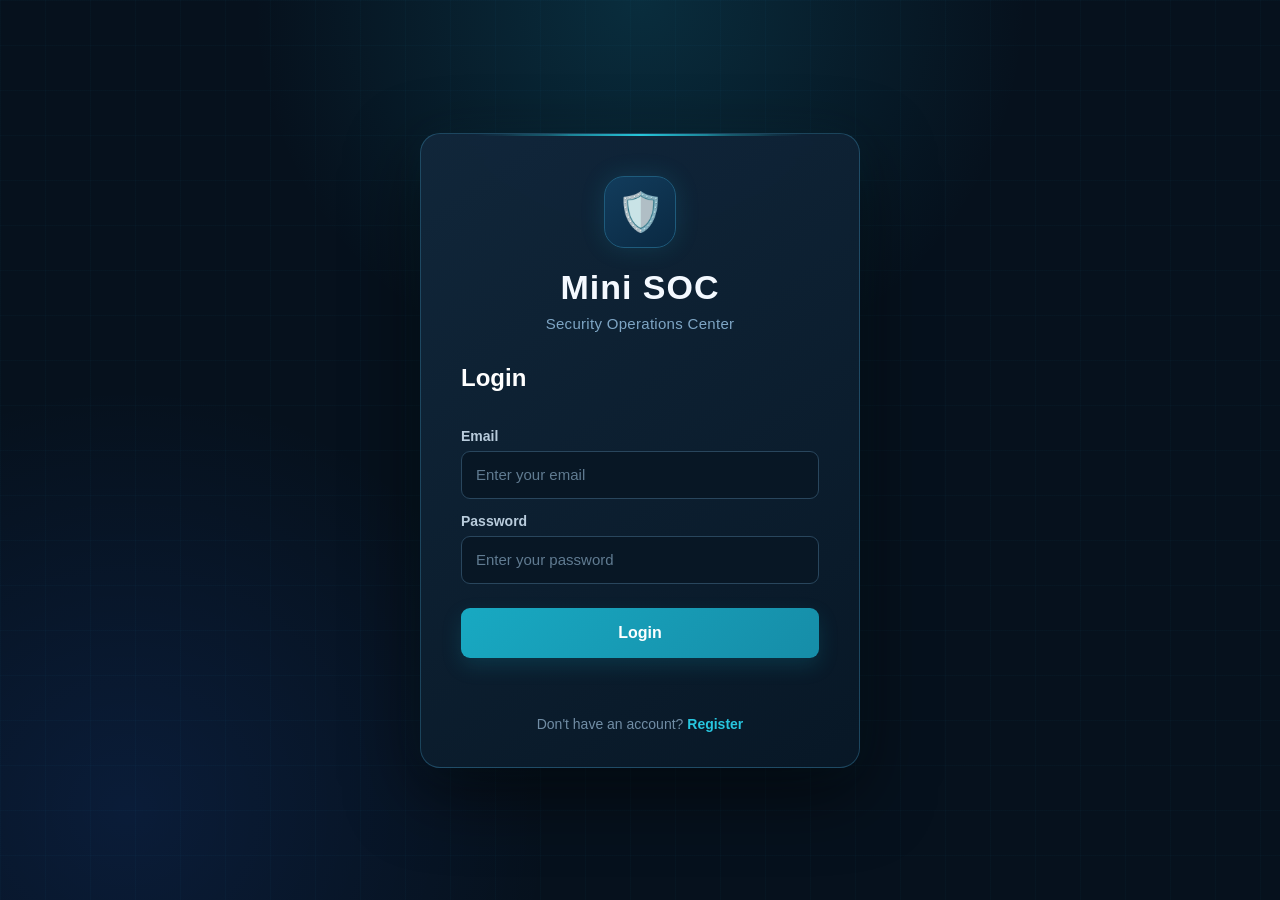
<file: frontend/index.html>
<!DOCTYPE html>
<html lang="en">

<head>
    <meta charset="UTF-8">

    <meta name="viewport" content="width=device-width, initial-scale=1.0">

    <title>Mini SOC | Security Operations Center</title>

    <link rel="stylesheet" href="style.css">
</head>

<body>

<!-- =========================
     TOP NAVIGATION
========================= -->

<header class="topbar">

    <div class="brand">

        <div class="brand-logo">
            🛡️
        </div>

        <div class="brand-text">
            <h2>MINI SOC</h2>
            <span>Security Operations Center</span>
        </div>

    </div>


    <div class="top-status">

        <div class="connection-status">
            <span class="status-dot"></span>
            SYSTEM ONLINE
        </div>

        <div class="live-time" id="liveClock">
            --:--:--
        </div>

        <div class="user-info">

            <span id="welcomeUser">
                Loading...
            </span>

            <span id="roleBadge" class="role-badge">
            </span>

        </div>

        <button
            id="logoutButton"
            class="logout-button"
        >
            Logout
        </button>

    </div>

</header>


<!-- =========================
     MAIN DASHBOARD
========================= -->

<main class="dashboard">


    <!-- PAGE HEADER -->

    <section class="page-header">

        <div>

            <div class="eyebrow">
                SECURITY MONITORING
            </div>

            <h1>
                Security Dashboard
            </h1>

            <p>
                Monitor threats, investigate alerts and track your security posture.
            </p>

        </div>


        <div class="header-actions">

            <button
                id="refreshButton"
                class="secondary-button"
            >
                ↻ Refresh
            </button>

            <button
                id="addAlertButton"
                class="primary-button hidden"
            >
                + Add Alert
            </button>

        </div>

    </section>


    <!-- =========================
         STATISTICS
    ========================= -->

    <section class="stats-grid">


        <div class="stat-card">

            <div class="stat-icon blue">
                ◉
            </div>

            <div class="stat-content">

                <span>
                    TOTAL ALERTS
                </span>

                <strong id="totalAlerts">
                    0
                </strong>

                <small>
                    All security events
                </small>

            </div>

        </div>


        <div class="stat-card">

            <div class="stat-icon orange">
                !
            </div>

            <div class="stat-content">

                <span>
                    ACTIVE THREATS
                </span>

                <strong id="activeAlerts">
                    0
                </strong>

                <small>
                    Require attention
                </small>

            </div>

        </div>


        <div class="stat-card">

            <div class="stat-icon red">
                ⚠
            </div>

            <div class="stat-content">

                <span>
                    CRITICAL
                </span>

                <strong id="criticalAlerts">
                    0
                </strong>

                <small>
                    High priority events
                </small>

            </div>

        </div>


        <div class="stat-card">

            <div class="stat-icon green">
                ✓
            </div>

            <div class="stat-content">

                <span>
                    RESOLVED
                </span>

                <strong id="resolvedAlerts">
                    0
                </strong>

                <small>
                    Successfully handled
                </small>

            </div>

        </div>

    </section>


    <!-- =========================
         SECURITY OVERVIEW
    ========================= -->

    <section class="overview-grid">


        <!-- HEALTH -->

        <div class="panel health-panel">

            <div class="panel-header">

                <div>

                    <span class="panel-label">
                        SECURITY POSTURE
                    </span>

                    <h2>
                        Security Health
                    </h2>

                </div>

                <span
                    id="healthBadge"
                    class="health-badge"
                >
                    HEALTHY
                </span>

            </div>


            <div class="health-content">

                <div class="health-ring-wrapper">

                    <div
                        id="healthRing"
                        class="health-ring"
                    >

                        <div class="health-ring-inner">

                            <strong id="healthPercentage">
                                100%
                            </strong>

                            <span>
                                HEALTH
                            </span>

                        </div>

                    </div>

                </div>


                <div class="health-info">

                    <h3 id="healthStatus">
                        Excellent
                    </h3>

                    <p id="healthMessage">
                        Security environment is currently healthy.
                    </p>

                    <div class="health-legend">

                        <span>
                            <i class="legend-dot healthy-dot"></i>
                            Healthy
                        </span>

                        <span>
                            <i class="legend-dot warning-dot"></i>
                            Monitor
                        </span>

                        <span>
                            <i class="legend-dot danger-dot"></i>
                            Critical
                        </span>

                    </div>

                </div>

            </div>

        </div>


        <!-- THREAT OVERVIEW -->

        <div class="panel threat-panel">

            <div class="panel-header">

                <div>

                    <span class="panel-label">
                        THREAT ANALYSIS
                    </span>

                    <h2>
                        Threat Distribution
                    </h2>

                </div>

                <span
                    id="securityState"
                    class="security-state"
                >
                    STABLE
                </span>

            </div>


            <div class="threat-list">


                <div class="threat-row">

                    <div class="threat-name">
                        <span class="threat-dot critical-dot"></span>
                        Critical
                    </div>

                    <strong id="criticalCountSmall">
                        0
                    </strong>

                    <div class="threat-bar">
                        <span id="criticalBar"></span>
                    </div>

                </div>


                <div class="threat-row">

                    <div class="threat-name">
                        <span class="threat-dot high-dot"></span>
                        High
                    </div>

                    <strong id="highCountSmall">
                        0
                    </strong>

                    <div class="threat-bar">
                        <span id="highBar"></span>
                    </div>

                </div>


                <div class="threat-row">

                    <div class="threat-name">
                        <span class="threat-dot medium-dot"></span>
                        Medium
                    </div>

                    <strong id="mediumCountSmall">
                        0
                    </strong>

                    <div class="threat-bar">
                        <span id="mediumBar"></span>
                    </div>

                </div>


                <div class="threat-row">

                    <div class="threat-name">
                        <span class="threat-dot low-dot"></span>
                        Low
                    </div>

                    <strong id="lowCountSmall">
                        0
                    </strong>

                    <div class="threat-bar">
                        <span id="lowBar"></span>
                    </div>

                </div>

            </div>

        </div>

    </section>


    <!-- =========================
         ALERT SECTION
    ========================= -->

    <section class="alerts-panel">


        <div class="alerts-header">

            <div>

                <span class="panel-label">
                    INCIDENT MANAGEMENT
                </span>

                <h2>
                    Security Alerts
                </h2>

                <p>
                    Investigate and manage detected security events.
                </p>

            </div>


            <div class="alert-summary">

                <span class="live-indicator"></span>

                <span id="alertCount">
                    0 alerts
                </span>

            </div>

        </div>


        <!-- FILTER TOOLBAR -->

        <div class="filter-toolbar">

            <div class="search-box">

                <span>
                    🔍
                </span>

                <input
                    type="text"
                    id="searchInput"
                    placeholder="Search alerts, IP addresses or descriptions..."
                >

            </div>


            <select id="severityFilter">

                <option value="ALL">
                    All Severity
                </option>

                <option value="CRITICAL">
                    Critical
                </option>

                <option value="HIGH">
                    High
                </option>

                <option value="MEDIUM">
                    Medium
                </option>

                <option value="LOW">
                    Low
                </option>

            </select>


            <select id="statusFilter">

                <option value="ALL">
                    All Status
                </option>

                <option value="ACTIVE">
                    Active
                </option>

                <option value="RESOLVED">
                    Resolved
                </option>

            </select>

        </div>


        <!-- LOADING -->

        <div
            id="loading"
            class="loading"
        >
            <div class="loading-spinner"></div>
            Loading security alerts...
        </div>


        <!-- ERROR -->

        <div
            id="errorMessage"
            class="error-message hidden"
        >
        </div>


        <!-- TABLE -->

        <div class="table-container">

            <table>

                <thead>

                    <tr>

                        <th>
                            SECURITY EVENT
                        </th>

                        <th>
                            SEVERITY
                        </th>

                        <th>
                            STATUS
                        </th>

                        <th>
                            SOURCE
                        </th>

                        <th>
                            DESTINATION
                        </th>

                        <th>
                            DETECTED
                        </th>

                        <th>
                            ACTION
                        </th>

                    </tr>

                </thead>


                <tbody id="alertsTableBody">
                </tbody>

            </table>

        </div>

    </section>

</main>


<!-- =========================
     ADD / EDIT MODAL
========================= -->

<div
    id="alertModal"
    class="modal hidden"
>

    <div class="modal-card">


        <div class="modal-header">

            <div>

                <span class="panel-label">
                    INCIDENT MANAGEMENT
                </span>

                <h2 id="modalTitle">
                    Add Alert
                </h2>

            </div>

            <button
                id="closeModalButton"
                class="close-button"
            >
                ×
            </button>

        </div>


        <form id="alertForm">

            <input
                type="hidden"
                id="alertId"
            >


            <div class="form-grid">


                <div class="form-group full">

                    <label>
                        Alert Title
                    </label>

                    <input
                        type="text"
                        id="alertTitle"
                        placeholder="Example: Suspicious SSH Login"
                        required
                    >

                </div>


                <div class="form-group">

                    <label>
                        Severity
                    </label>

                    <select
                        id="alertSeverity"
                        required
                    >

                        <option value="CRITICAL">
                            Critical
                        </option>

                        <option value="HIGH">
                            High
                        </option>

                        <option value="MEDIUM">
                            Medium
                        </option>

                        <option value="LOW">
                            Low
                        </option>

                    </select>

                </div>


                <div class="form-group">

                    <label>
                        Status
                    </label>

                    <select
                        id="alertStatus"
                        required
                    >

                        <option value="ACTIVE">
                            Active
                        </option>

                        <option value="RESOLVED">
                            Resolved
                        </option>

                    </select>

                </div>


                <div class="form-group">

                    <label>
                        Source IP
                    </label>

                    <input
                        type="text"
                        id="sourceIp"
                        placeholder="192.168.1.10"
                    >

                </div>


                <div class="form-group">

                    <label>
                        Destination IP
                    </label>

                    <input
                        type="text"
                        id="destinationIp"
                        placeholder="10.0.0.20"
                    >

                </div>


                <div class="form-group full">

                    <label>
                        Description
                    </label>

                    <textarea
                        id="alertDescription"
                        rows="4"
                        placeholder="Describe the detected security event..."
                    ></textarea>

                </div>


                <div class="form-group full">

                    <label>
                        Investigation Note
                    </label>

                    <textarea
                        id="alertNote"
                        rows="4"
                        placeholder="Add investigation findings or response notes..."
                    ></textarea>

                </div>

            </div>


            <p
                id="modalMessage"
                class="modal-message"
            >
            </p>


            <div class="modal-actions">

                <button
                    type="button"
                    id="cancelModalButton"
                    class="secondary-button"
                >
                    Cancel
                </button>

                <button
                    type="submit"
                    class="primary-button"
                >
                    Save Alert
                </button>

            </div>

        </form>

    </div>

</div>


<!-- =========================
     VIEW ALERT MODAL
========================= -->

<div
    id="viewModal"
    class="modal hidden"
>

    <div class="modal-card view-card">


        <div class="modal-header">

            <div>

                <span class="panel-label">
                    SECURITY INCIDENT
                </span>

                <h2>
                    Alert Details
                </h2>

            </div>

            <button
                id="closeViewButton"
                class="close-button"
            >
                ×
            </button>

        </div>


        <div
            id="viewContent"
            class="alert-details"
        >
        </div>


    </div>

</div>


<script src="dashboard.js"></script>

</body>

</html>
</file>
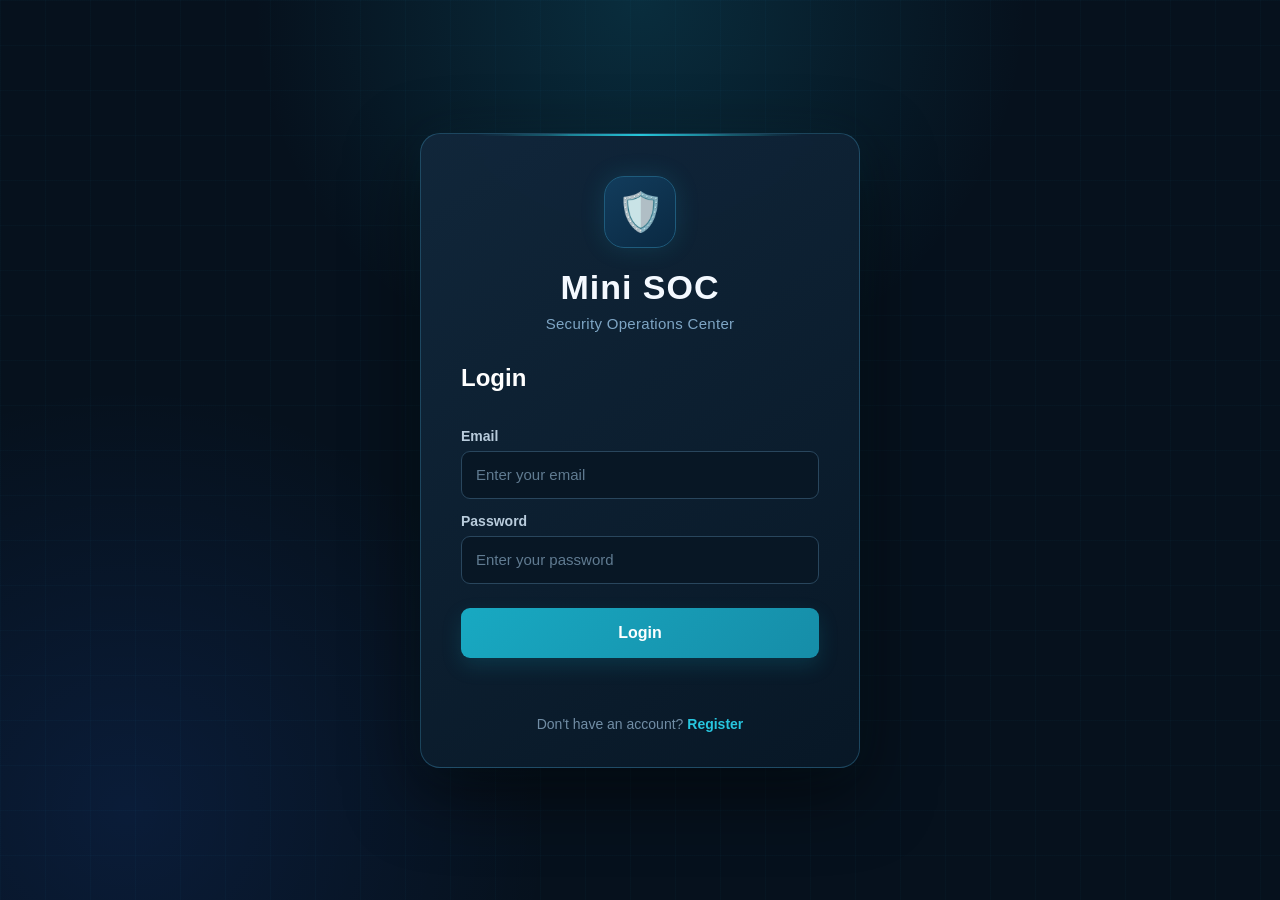
<file: frontend/login.html>
<!DOCTYPE html>
<html lang="en">

<head>
    <meta charset="UTF-8">

    <meta
        name="viewport"
        content="width=device-width, initial-scale=1.0"
    >

    <title>Mini SOC - Login</title>

    <link rel="stylesheet" href="login.css">
</head>

<body class="auth-page">

    <div class="auth-container">

        <div class="auth-card">

            <div class="logo">
                🛡️
            </div>

            <h1>Mini SOC</h1>

            <p class="subtitle">
                Security Operations Center
            </p>

            <h2>Login</h2>

            <form id="loginForm">

                <label for="email">
                    Email
                </label>

                <input
                    type="email"
                    id="email"
                    placeholder="Enter your email"
                    required
                >

                <label for="password">
                    Password
                </label>

                <input
                    type="password"
                    id="password"
                    placeholder="Enter your password"
                    required
                >

                <button
                    type="submit"
                    id="loginButton"
                    class="primary-button"
                >
                    Login
                </button>

                <p
                    id="message"
                    class="message"
                ></p>

            </form>

            <p class="auth-link">
                Don't have an account?
                <a href="register.html">
                    Register
                </a>
            </p>

        </div>

    </div>

    <script src="login.js"></script>

</body>

</html>
</file>
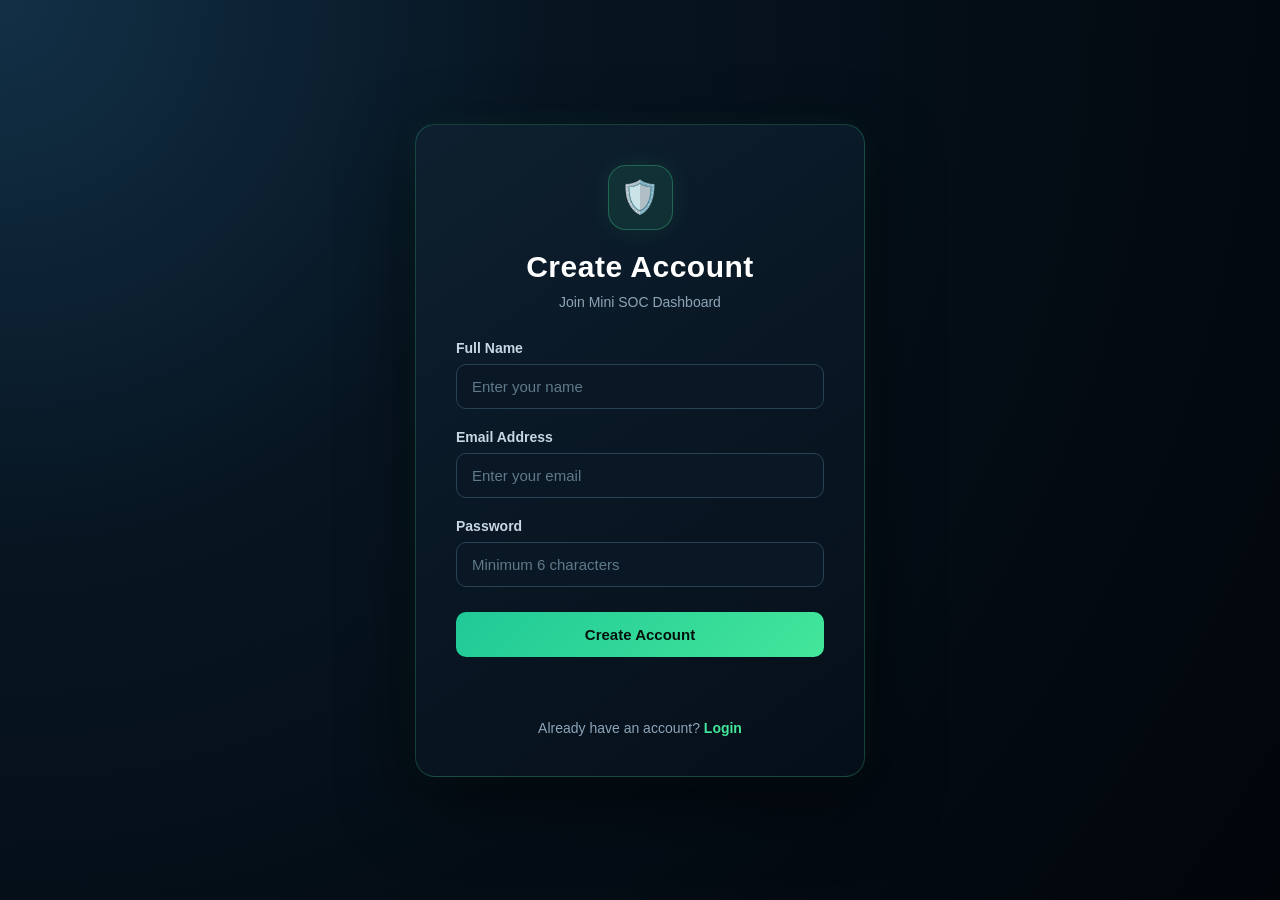
<file: frontend/register.html>
<!DOCTYPE html>
<html lang="en">

<head>

    <meta charset="UTF-8">

    <meta
        name="viewport"
        content="width=device-width, initial-scale=1.0"
    >

    <title>Mini SOC - Register</title>

    <link rel="stylesheet" href="register.css">

</head>

<body class="auth-page">

    <div class="auth-container">

        <div class="auth-card">

            <div class="logo">
                🛡️
            </div>

            <h1>Create Account</h1>

            <p class="subtitle">
                Join Mini SOC Dashboard
            </p>

            <form id="registerForm">

                <div class="form-group">

                    <label for="name">
                        Full Name
                    </label>

                    <input
                        type="text"
                        id="name"
                        placeholder="Enter your name"
                        required
                    >

                </div>

                <div class="form-group">

                    <label for="email">
                        Email Address
                    </label>

                    <input
                        type="email"
                        id="email"
                        placeholder="Enter your email"
                        required
                    >

                </div>

                <div class="form-group">

                    <label for="password">
                        Password
                    </label>

                    <input
                        type="password"
                        id="password"
                        placeholder="Minimum 6 characters"
                        minlength="6"
                        required
                    >

                </div>

                <button
                    type="submit"
                    id="registerButton"
                    class="primary-button"
                >
                    Create Account
                </button>

            </form>

            <p
                id="message"
                class="message"
            ></p>

            <p class="auth-link">

                Already have an account?

                <a href="login.html">
                    Login
                </a>

            </p>

        </div>

    </div>

    <script src="register.js"></script>

</body>

</html>
</file>
<file: frontend/style.css>
* {
    box-sizing: border-box;
}

:root {
    --bg: #050b14;
    --bg-secondary: #08111d;
    --panel: #0b1624;
    --panel-light: #0f1c2c;

    --border: #1a2b3e;
    --border-light: #243b52;

    --text: #e8f1f8;
    --muted: #71879b;
    --muted-light: #91a6b8;

    --cyan: #35d9e6;
    --blue: #4da3ff;
    --green: #43e69a;
    --yellow: #e8d34f;
    --orange: #ffad66;
    --red: #ff5c73;

    --shadow:
        0 15px 45px rgba(0, 0, 0, 0.28);
}

html {
    scroll-behavior: smooth;
}

body {
    margin: 0;

    min-height: 100vh;

    font-family:
        Inter,
        Arial,
        Helvetica,
        sans-serif;

    background:
        radial-gradient(
            circle at 15% 0%,
            rgba(25, 76, 105, 0.22),
            transparent 30%
        ),

        radial-gradient(
            circle at 90% 10%,
            rgba(18, 104, 105, 0.12),
            transparent 25%
        ),

        var(--bg);

    color: var(--text);
}

button,
input,
select,
textarea {
    font: inherit;
}

button {
    cursor: pointer;
}

.hidden {
    display: none !important;
}


/* =========================================
   TOPBAR
========================================= */

.topbar {
    min-height: 74px;

    padding:
        12px
        28px;

    display: flex;
    align-items: center;
    justify-content: space-between;

    background:
        rgba(7, 17, 29, 0.94);

    border-bottom:
        1px solid var(--border);

    position: sticky;
    top: 0;

    z-index: 50;

    backdrop-filter: blur(15px);
}

.brand {
    display: flex;
    align-items: center;

    gap: 12px;
}

.brand-logo {
    width: 43px;
    height: 43px;

    display: flex;
    align-items: center;
    justify-content: center;

    border-radius: 11px;

    background:
        linear-gradient(
            135deg,
            #123849,
            #0c222f
        );

    border:
        1px solid #24566a;

    box-shadow:
        0 0 20px rgba(53, 217, 230, 0.08);

    font-size: 23px;
}

.brand-text h2 {
    margin: 0;

    font-size: 17px;
    letter-spacing: 1.5px;
}

.brand-text span {
    color: var(--muted);

    font-size: 10px;

    letter-spacing: 1px;
}

.top-status {
    display: flex;
    align-items: center;
    gap: 18px;
}

.connection-status {
    display: flex;
    align-items: center;
    gap: 7px;

    color: #78dcb0;

    font-size: 10px;
    font-weight: 700;

    letter-spacing: 0.7px;
}

.status-dot {
    width: 7px;
    height: 7px;

    border-radius: 50%;

    background: var(--green);

    box-shadow:
        0 0 10px
        rgba(67, 230, 154, 0.8);
}

.live-time {
    color: var(--muted-light);

    font-size: 12px;

    font-family: monospace;
}

.user-info {
    display: flex;
    align-items: center;
    gap: 9px;

    padding-left: 15px;

    border-left:
        1px solid var(--border);
}

#welcomeUser {
    font-size: 13px;
    color: #c7d6e2;
}

.role-badge {
    padding: 5px 10px;

    border-radius: 20px;

    font-size: 9px;
    font-weight: 800;

    letter-spacing: 0.7px;
}

.admin-role {
    background: rgba(53, 217, 230, 0.12);
    border: 1px solid rgba(53, 217, 230, 0.25);
    color: var(--cyan);
}

.user-role {
    background: rgba(77, 163, 255, 0.12);
    border: 1px solid rgba(77, 163, 255, 0.25);
    color: var(--blue);
}

.logout-button {
    border:
        1px solid var(--border-light);

    background: #0d1928;

    color: #b7c8d5;

    padding:
        8px
        13px;

    border-radius: 7px;

    font-size: 12px;

    transition: 0.2s;
}

.logout-button:hover {
    background: #162638;
    color: white;
}


/* =========================================
   DASHBOARD
========================================= */

.dashboard {
    width: min(
        1450px,
        calc(100% - 50px)
    );

    margin: 0 auto;

    padding:
        34px
        0
        60px;
}


/* =========================================
   PAGE HEADER
========================================= */

.page-header {
    display: flex;
    align-items: flex-end;
    justify-content: space-between;

    margin-bottom: 27px;
}

.eyebrow,
.panel-label {
    color: #5c8299;

    font-size: 10px;

    font-weight: 800;

    letter-spacing: 1.5px;
}

.page-header h1 {
    margin:
        6px
        0
        5px;

    font-size: 30px;

    letter-spacing: -0.7px;
}

.page-header p {
    margin: 0;

    color: var(--muted);

    font-size: 13px;
}

.header-actions {
    display: flex;
    gap: 9px;
}


/* =========================================
   BUTTONS
========================================= */

.primary-button,
.secondary-button {
    border-radius: 8px;

    padding:
        10px
        15px;

    font-weight: 700;

    border: 1px solid transparent;

    transition:
        transform 0.2s,
        background 0.2s,
        border-color 0.2s;
}

.primary-button {
    background:
        linear-gradient(
            135deg,
            #159bab,
            #167e91
        );

    color: white;

    border-color: #1bb5c3;
}

.primary-button:hover {
    transform: translateY(-1px);

    background:
        linear-gradient(
            135deg,
            #1ab0bd,
            #1590a0
        );
}

.secondary-button {
    background: #0c1826;

    color: #b9cbd8;

    border-color: var(--border-light);
}

.secondary-button:hover {
    background: #142436;

    color: white;
}


/* =========================================
   STAT CARDS
========================================= */

.stats-grid {
    display: grid;

    grid-template-columns:
        repeat(4, 1fr);

    gap: 15px;

    margin-bottom: 17px;
}

.stat-card {
    min-height: 128px;

    display: flex;
    align-items: center;

    gap: 15px;

    padding: 20px;

    background:
        linear-gradient(
            145deg,
            #0c1826,
            #09131f
        );

    border:
        1px solid var(--border);

    border-radius: 12px;

    box-shadow: var(--shadow);

    transition:
        transform 0.2s,
        border-color 0.2s;
}

.stat-card:hover {
    transform: translateY(-2px);

    border-color: #29435b;
}

.stat-icon {
    width: 45px;
    height: 45px;

    flex-shrink: 0;

    display: flex;
    align-items: center;
    justify-content: center;

    border-radius: 11px;

    font-size: 19px;
    font-weight: 800;
}

.stat-icon.blue {
    background: rgba(77, 163, 255, 0.1);
    color: var(--blue);
}

.stat-icon.orange {
    background: rgba(255, 173, 102, 0.1);
    color: var(--orange);
}

.stat-icon.red {
    background: rgba(255, 92, 115, 0.1);
    color: var(--red);
}

.stat-icon.green {
    background: rgba(67, 230, 154, 0.1);
    color: var(--green);
}

.stat-content span {
    display: block;

    color: var(--muted);

    font-size: 9px;

    font-weight: 800;

    letter-spacing: 1px;

    margin-bottom: 6px;
}

.stat-content strong {
    display: block;

    font-size: 28px;

    line-height: 1;
}

.stat-content small {
    display: block;

    margin-top: 7px;

    color: #566d80;

    font-size: 10px;
}


/* =========================================
   OVERVIEW
========================================= */

.overview-grid {
    display: grid;

    grid-template-columns:
        1.05fr
        1fr;

    gap: 15px;

    margin-bottom: 17px;
}

.panel,
.alerts-panel {
    background:
        linear-gradient(
            145deg,
            #0b1725,
            #09131f
        );

    border:
        1px solid var(--border);

    border-radius: 12px;

    box-shadow: var(--shadow);
}

.panel {
    padding: 22px;
}

.panel-header {
    display: flex;
    align-items: flex-start;
    justify-content: space-between;

    margin-bottom: 20px;
}

.panel-header h2 {
    margin:
        5px
        0
        0;

    font-size: 16px;
}


/* =========================================
   HEALTH
========================================= */

.health-content {
    min-height: 170px;

    display: flex;
    align-items: center;

    gap: 32px;
}

.health-ring-wrapper {
    display: flex;
    justify-content: center;

    min-width: 165px;
}

.health-ring {
    width: 145px;
    height: 145px;

    border-radius: 50%;

    display: flex;
    align-items: center;
    justify-content: center;

    background:
        conic-gradient(
            var(--green) 0deg,
            var(--green) 360deg
        );

    position: relative;

    transition:
        background 0.6s ease;
}

.health-ring::after {
    content: "";

    position: absolute;

    inset: 9px;

    border-radius: 50%;

    background: #0b1725;
}

.health-ring-inner {
    position: relative;

    z-index: 2;

    text-align: center;
}

.health-ring-inner strong {
    display: block;

    font-size: 30px;
}

.health-ring-inner span {
    color: var(--muted);

    font-size: 9px;

    font-weight: 800;

    letter-spacing: 1px;
}

.health-info h3 {
    margin:
        0
        0
        8px;

    font-size: 20px;
}

.health-info p {
    margin:
        0
        0
        18px;

    max-width: 280px;

    color: var(--muted);

    font-size: 12px;

    line-height: 1.6;
}

.health-badge {
    padding:
        5px
        9px;

    border-radius: 20px;

    background: rgba(67, 230, 154, 0.1);

    color: var(--green);

    font-size: 9px;

    font-weight: 800;

    letter-spacing: 0.8px;
}

.health-legend {
    display: flex;
    gap: 12px;

    color: var(--muted);

    font-size: 9px;
}

.health-legend span {
    display: flex;
    align-items: center;
    gap: 5px;
}

.legend-dot {
    width: 6px;
    height: 6px;

    border-radius: 50%;
}

.healthy-dot {
    background: var(--green);
}

.warning-dot {
    background: var(--orange);
}

.danger-dot {
    background: var(--red);
}


/* =========================================
   THREAT DISTRIBUTION
========================================= */

.security-state {
    padding:
        5px
        10px;

    border-radius: 20px;

    background: rgba(67, 230, 154, 0.08);

    color: var(--green);

    font-size: 9px;

    font-weight: 800;

    letter-spacing: 0.8px;
}

.security-state.warning {
    background: rgba(255, 173, 102, 0.1);
    color: var(--orange);
}

.security-state.danger {
    background: rgba(255, 92, 115, 0.1);
    color: var(--red);
}

.threat-list {
    display: grid;
    gap: 17px;
}

.threat-row {
    display: grid;

    grid-template-columns:
        90px
        25px
        1fr;

    align-items: center;

    gap: 10px;
}

.threat-name {
    display: flex;
    align-items: center;

    gap: 7px;

    color: #a7b8c6;

    font-size: 11px;
}

.threat-dot {
    width: 7px;
    height: 7px;

    border-radius: 50%;
}

.critical-dot {
    background: var(--red);
}

.high-dot {
    background: var(--orange);
}

.medium-dot {
    background: var(--yellow);
}

.low-dot {
    background: var(--green);
}

.threat-row strong {
    font-size: 11px;
}

.threat-bar {
    height: 6px;

    background: #142333;

    border-radius: 20px;

    overflow: hidden;
}

.threat-bar span {
    display: block;

    width: 0;
    height: 100%;

    border-radius: 20px;

    transition:
        width 0.5s ease;
}

#criticalBar {
    background: var(--red);
}

#highBar {
    background: var(--orange);
}

#mediumBar {
    background: var(--yellow);
}

#lowBar {
    background: var(--green);
}


/* =========================================
   ALERT PANEL
========================================= */

.alerts-panel {
    overflow: hidden;
}

.alerts-header {
    padding:
        22px
        22px
        18px;

    display: flex;
    align-items: flex-start;
    justify-content: space-between;
}

.alerts-header h2 {
    margin:
        5px
        0
        4px;

    font-size: 18px;
}

.alerts-header p {
    margin: 0;

    color: var(--muted);

    font-size: 11px;
}

.alert-summary {
    display: flex;
    align-items: center;
    gap: 7px;

    color: #8299aa;

    font-size: 11px;
}

.live-indicator {
    width: 6px;
    height: 6px;

    border-radius: 50%;

    background: var(--green);

    box-shadow:
        0 0 8px
        rgba(67, 230, 154, 0.7);
}


/* =========================================
   FILTERS
========================================= */

.filter-toolbar {
    display: flex;

    gap: 9px;

    padding:
        0
        22px
        18px;
}

.search-box {
    flex: 1;

    display: flex;
    align-items: center;

    gap: 9px;

    padding:
        0
        12px;

    height: 39px;

    background: #08131f;

    border:
        1px solid var(--border);

    border-radius: 8px;
}

.search-box span {
    opacity: 0.6;

    font-size: 13px;
}

.search-box input {
    width: 100%;

    border: none;
    outline: none;

    background: transparent;

    color: white;

    font-size: 11px;
}

.search-box input::placeholder {
    color: #526a7c;
}

.filter-toolbar select {
    min-width: 135px;

    height: 39px;

    padding:
        0
        10px;

    border:
        1px solid var(--border);

    border-radius: 8px;

    background: #08131f;

    color: #9fb1bf;

    outline: none;

    font-size: 11px;
}


/* =========================================
   TABLE
========================================= */

.table-container {
    overflow-x: auto;

    border-top:
        1px solid var(--border);
}

table {
    width: 100%;

    min-width: 1000px;

    border-collapse: collapse;
}

thead {
    background: #08131f;
}

th {
    padding:
        13px
        12px;

    text-align: left;

    color: #5e788c;

    font-size: 9px;

    font-weight: 800;

    letter-spacing: 0.8px;

    white-space: nowrap;
}

td {
    padding:
        14px
        12px;

    border-top:
        1px solid #142536;

    color: #aebdca;

    font-size: 11px;

    vertical-align: middle;
}

tbody tr {
    transition:
        background 0.15s;
}

tbody tr:hover {
    background: rgba(26, 53, 75, 0.28);
}

.event-title {
    display: flex;
    align-items: flex-start;
    gap: 9px;
}

.event-icon {
    width: 28px;
    height: 28px;

    display: flex;
    align-items: center;
    justify-content: center;

    border-radius: 7px;

    background: #122334;

    color: var(--blue);

    font-size: 11px;

    flex-shrink: 0;
}

.event-info strong {
    display: block;

    color: #dce7ef;

    font-size: 11px;

    margin-bottom: 4px;
}

.event-info small {
    display: block;

    max-width: 240px;

    color: #5e7486;

    font-size: 9px;

    white-space: nowrap;

    overflow: hidden;

    text-overflow: ellipsis;
}

.ip-address {
    font-family: monospace;

    color: #88aabd;

    font-size: 10px;
}


/* =========================================
   BADGES
========================================= */

.badge {
    display: inline-flex;
    align-items: center;

    padding:
        5px
        8px;

    border-radius: 20px;

    font-size: 8px;

    font-weight: 800;

    letter-spacing: 0.5px;
}

.critical {
    background: rgba(255, 92, 115, 0.1);
    color: #ff7084;

    border:
        1px solid rgba(255, 92, 115, 0.15);
}

.high {
    background: rgba(255, 173, 102, 0.1);
    color: #ffb673;

    border:
        1px solid rgba(255, 173, 102, 0.15);
}

.medium {
    background: rgba(232, 211, 79, 0.1);
    color: #e8d85d;

    border:
        1px solid rgba(232, 211, 79, 0.15);
}

.low {
    background: rgba(67, 230, 154, 0.1);
    color: #63e9a7;

    border:
        1px solid rgba(67, 230, 154, 0.15);
}

.active {
    background: rgba(77, 163, 255, 0.1);
    color: #6ab5ff;

    border:
        1px solid rgba(77, 163, 255, 0.15);
}

.resolved {
    background: rgba(67, 230, 154, 0.08);
    color: #65dda2;

    border:
        1px solid rgba(67, 230, 154, 0.12);
}


/* =========================================
   ACTION BUTTONS
========================================= */

.actions {
    white-space: nowrap;
}

.actions button {
    border: 1px solid transparent;

    border-radius: 6px;

    padding:
        6px
        9px;

    margin-right: 4px;

    font-size: 9px;

    color: white;

    transition: 0.15s;
}

.view-button {
    background: #163c5b;
    border-color: #245574 !important;
}

.view-button:hover {
    background: #1b537c;
}

.edit-button {
    background: #55451c;
    border-color: #756128 !important;
}

.edit-button:hover {
    background: #6d5922;
}

.delete-button {
    background: #582531;
    border-color: #77303f !important;
}

.delete-button:hover {
    background: #74303f;
}


/* =========================================
   LOADING / EMPTY / ERROR
========================================= */

.loading {
    display: flex;
    align-items: center;
    gap: 9px;

    padding:
        18px
        22px;

    color: #7f95a7;

    font-size: 11px;
}

.loading-spinner {
    width: 13px;
    height: 13px;

    border:
        2px solid #294055;

    border-top-color: var(--cyan);

    border-radius: 50%;

    animation:
        spin 0.8s linear infinite;
}

@keyframes spin {
    to {
        transform: rotate(360deg);
    }
}

.error-message {
    margin:
        0
        22px
        18px;

    padding: 11px;

    border-radius: 7px;

    background: rgba(255, 92, 115, 0.08);

    border:
        1px solid rgba(255, 92, 115, 0.18);

    color: #ff8293;

    font-size: 11px;
}

.empty {
    text-align: center;

    padding: 45px !important;

    color: #60788a;

    font-size: 11px;
}


/* =========================================
   MODALS
========================================= */

.modal {
    position: fixed;

    inset: 0;

    z-index: 100;

    display: flex;

    align-items: center;
    justify-content: center;

    padding: 20px;

    background:
        rgba(0, 5, 11, 0.78);

    backdrop-filter: blur(6px);
}

.modal-card {
    width: min(
        620px,
        100%
    );

    max-height: 90vh;

    overflow-y: auto;

    padding: 25px;

    border:
        1px solid #243d53;

    border-radius: 14px;

    background:
        linear-gradient(
            145deg,
            #0d1a29,
            #09131f
        );

    box-shadow:
        0 30px 80px
        rgba(0, 0, 0, 0.5);
}

.view-card {
    width: min(
        650px,
        100%
    );
}

.modal-header {
    display: flex;

    align-items: flex-start;
    justify-content: space-between;

    margin-bottom: 23px;
}

.modal-header h2 {
    margin:
        5px
        0
        0;

    font-size: 20px;
}

.close-button {
    width: 32px;
    height: 32px;

    border: 1px solid var(--border-light);

    border-radius: 7px;

    background: #101e2d;

    color: #aabac7;

    font-size: 22px;

    line-height: 1;
}

.close-button:hover {
    color: white;
    background: #182b3e;
}


/* =========================================
   FORM
========================================= */

.form-grid {
    display: grid;

    grid-template-columns:
        1fr
        1fr;

    gap: 15px;
}

.form-group {
    display: flex;

    flex-direction: column;
}

.form-group.full {
    grid-column: 1 / -1;
}

.form-group label {
    margin-bottom: 7px;

    color: #8ca3b5;

    font-size: 10px;

    font-weight: 700;

    letter-spacing: 0.5px;
}

.form-group input,
.form-group select,
.form-group textarea {
    width: 100%;

    padding:
        11px
        12px;

    border:
        1px solid #20374c;

    border-radius: 7px;

    outline: none;

    background: #07121e;

    color: white;

    font-size: 11px;
}

.form-group textarea {
    resize: vertical;
}

.form-group input:focus,
.form-group select:focus,
.form-group textarea:focus {
    border-color: #2d9fac;

    box-shadow:
        0 0 0 2px
        rgba(53, 217, 230, 0.06);
}

.form-group input::placeholder,
.form-group textarea::placeholder {
    color: #53697a;
}

.modal-message {
    min-height: 18px;

    margin:
        14px
        0
        0;

    font-size: 11px;
}

.modal-actions {
    display: flex;

    justify-content: flex-end;

    gap: 9px;

    margin-top: 15px;
}


/* =========================================
   ALERT DETAILS
========================================= */

.alert-details {
    display: grid;

    gap: 10px;
}

.detail-row {
    display: flex;

    align-items: center;
    justify-content: space-between;

    gap: 20px;

    padding:
        12px
        14px;

    background: #091521;

    border:
        1px solid #172a3b;

    border-radius: 8px;
}

.detail-row span {
    color: #698094;

    font-size: 10px;

    font-weight: 700;

    text-transform: uppercase;

    letter-spacing: 0.5px;
}

.detail-row strong {
    color: #d7e2eb;

    font-size: 11px;

    text-align: right;
}

.detail-block {
    padding:
        14px;

    background: #091521;

    border:
        1px solid #172a3b;

    border-radius: 8px;
}

.detail-block > span {
    color: #698094;

    font-size: 10px;

    font-weight: 700;

    text-transform: uppercase;

    letter-spacing: 0.5px;
}

.detail-block p {
    margin:
        9px
        0
        0;

    color: #b5c5d1;

    font-size: 11px;

    line-height: 1.7;
}


/* =========================================
   RESPONSIVE
========================================= */

@media (max-width: 1100px) {

    .top-status {
        gap: 10px;
    }

    .connection-status {
        display: none;
    }

    .stats-grid {
        grid-template-columns:
            repeat(2, 1fr);
    }

    .overview-grid {
        grid-template-columns: 1fr;
    }
}


@media (max-width: 750px) {

    .topbar {
        padding:
            12px
            17px;

        align-items: flex-start;

        flex-direction: column;

        gap: 12px;
    }

    .top-status {
        width: 100%;

        justify-content: space-between;
    }

    .user-info {
        padding-left: 0;

        border-left: none;
    }

    .dashboard {
        width: calc(100% - 30px);

        padding-top: 24px;
    }

    .page-header {
        align-items: flex-start;

        flex-direction: column;

        gap: 15px;
    }

    .header-actions {
        width: 100%;
    }

    .header-actions button {
        flex: 1;
    }

    .health-content {
        flex-direction: column;

        text-align: center;
    }

    .health-info p {
        margin-left: auto;
        margin-right: auto;
    }

    .health-legend {
        justify-content: center;
    }

    .filter-toolbar {
        flex-direction: column;
    }

    .filter-toolbar select {
        width: 100%;
    }

    .form-grid {
        grid-template-columns: 1fr;
    }

    .form-group.full {
        grid-column: auto;
    }
}


@media (max-width: 500px) {

    .stats-grid {
        grid-template-columns: 1fr;
    }

    .live-time {
        display: none;
    }

    #welcomeUser {
        max-width: 100px;

        overflow: hidden;

        text-overflow: ellipsis;

        white-space: nowrap;
    }

    .brand-text span {
        display: none;
    }

    .dashboard {
        width: calc(100% - 20px);
    }

    .panel,
    .alerts-header {
        padding: 17px;
    }

    .health-ring {
        width: 130px;
        height: 130px;
    }
}
</file>
<file: frontend/login.css>
* {
    box-sizing: border-box;
}

html,
body {
    margin: 0;
    padding: 0;
    width: 100%;
    min-height: 100%;
}

body {
    font-family: Arial, Helvetica, sans-serif;
    color: #eaf4ff;
}


/* =========================================
   LOGIN PAGE BACKGROUND
========================================= */

.auth-page {
    min-height: 100vh;

    display: flex;
    align-items: center;
    justify-content: center;

    padding: 30px;

    background:
        radial-gradient(
            circle at 50% 0%,
            rgba(22, 157, 190, 0.20),
            transparent 35%
        ),
        radial-gradient(
            circle at 10% 90%,
            rgba(40, 110, 255, 0.12),
            transparent 30%
        ),
        #06111d;

    overflow-x: hidden;
}


/* =========================================
   DECORATIVE GRID
========================================= */

.auth-page::before {
    content: "";

    position: fixed;
    inset: 0;

    pointer-events: none;

    background-image:
        linear-gradient(
            rgba(50, 160, 200, 0.035) 1px,
            transparent 1px
        ),
        linear-gradient(
            90deg,
            rgba(50, 160, 200, 0.035) 1px,
            transparent 1px
        );

    background-size: 45px 45px;
}


/* =========================================
   CONTAINER
========================================= */

.auth-container {
    width: 100%;
    max-width: 440px;

    position: relative;
    z-index: 2;
}


/* =========================================
   LOGIN CARD
========================================= */

.auth-card {
    position: relative;

    padding: 42px 40px 35px;

    background:
        linear-gradient(
            145deg,
            rgba(17, 39, 59, 0.98),
            rgba(8, 24, 39, 0.98)
        );

    border: 1px solid rgba(63, 150, 190, 0.35);

    border-radius: 20px;

    box-shadow:
        0 25px 70px rgba(0, 0, 0, 0.55),
        0 0 40px rgba(22, 170, 200, 0.07);

    backdrop-filter: blur(12px);
}


/* glowing top line */

.auth-card::before {
    content: "";

    position: absolute;

    top: 0;
    left: 12%;
    right: 12%;

    height: 2px;

    background:
        linear-gradient(
            90deg,
            transparent,
            #26c6da,
            transparent
        );

    border-radius: 50%;
}


/* =========================================
   LOGO
========================================= */

.logo {
    width: 72px;
    height: 72px;

    margin: 0 auto 20px;

    display: flex;
    align-items: center;
    justify-content: center;

    font-size: 38px;

    background:
        linear-gradient(
            145deg,
            #123c5c,
            #0a2942
        );

    border: 1px solid #1e5b7c;

    border-radius: 20px;

    box-shadow:
        0 0 25px rgba(35, 190, 220, 0.15);
}


/* =========================================
   TITLES
========================================= */

.auth-card h1 {
    margin: 0;

    text-align: center;

    font-size: 34px;

    letter-spacing: 1px;

    color: #f4f9ff;
}


.subtitle {
    margin: 8px 0 32px;

    text-align: center;

    color: #7ea5c4;

    font-size: 15px;

    letter-spacing: 0.3px;
}


.auth-card h2 {
    margin: 0 0 22px;

    font-size: 24px;

    color: #ffffff;
}


/* =========================================
   FORM
========================================= */

#loginForm {
    display: flex;

    flex-direction: column;
}


#loginForm label {
    margin: 14px 0 7px;

    color: #b9ccdc;

    font-size: 14px;

    font-weight: 600;
}


#loginForm input {
    width: 100%;

    height: 48px;

    padding: 0 14px;

    border: 1px solid #29465d;

    border-radius: 9px;

    outline: none;

    background: #081725;

    color: #ffffff;

    font-size: 15px;

    transition:
        border-color 0.2s,
        box-shadow 0.2s,
        background 0.2s;
}


#loginForm input::placeholder {
    color: #607b91;
}


#loginForm input:focus {
    border-color: #20bdd3;

    background: #0a1c2c;

    box-shadow:
        0 0 0 3px rgba(32, 189, 211, 0.10),
        0 0 18px rgba(32, 189, 211, 0.08);
}


/* =========================================
   LOGIN BUTTON
========================================= */

.primary-button {
    width: 100%;

    height: 50px;

    margin-top: 24px;

    border: none;

    border-radius: 9px;

    background:
        linear-gradient(
            135deg,
            #18a9c2,
            #168da8
        );

    color: white;

    font-size: 16px;

    font-weight: 700;

    cursor: pointer;

    box-shadow:
        0 8px 20px rgba(18, 160, 185, 0.18);

    transition:
        transform 0.2s,
        box-shadow 0.2s,
        filter 0.2s;
}


.primary-button:hover {
    transform: translateY(-1px);

    filter: brightness(1.08);

    box-shadow:
        0 10px 25px rgba(18, 160, 185, 0.28);
}


.primary-button:active {
    transform: translateY(0);
}


.primary-button:disabled {
    opacity: 0.6;

    cursor: not-allowed;

    transform: none;
}


/* =========================================
   LOGIN MESSAGE
========================================= */

.message {
    min-height: 20px;

    margin: 13px 0 0;

    text-align: center;

    font-size: 13px;
}


/* =========================================
   REGISTER LINK
========================================= */

.auth-link {
    margin: 25px 0 0;

    text-align: center;

    color: #718da5;

    font-size: 14px;
}


.auth-link a {
    color: #27c6df;

    font-weight: 700;

    text-decoration: none;
}


.auth-link a:hover {
    color: #6ee7f5;

    text-decoration: underline;
}


/* =========================================
   RESPONSIVE
========================================= */

@media (max-width: 600px) {

    .auth-page {
        padding: 18px;
    }

    .auth-card {
        padding: 32px 24px 28px;

        border-radius: 16px;
    }

    .auth-card h1 {
        font-size: 29px;
    }

    .auth-card h2 {
        font-size: 22px;
    }

    .logo {
        width: 64px;
        height: 64px;

        font-size: 32px;
    }
}
</file>
<file: frontend/register.css>
* {
    margin: 0;
    padding: 0;
    box-sizing: border-box;
}

body {
    font-family:
        Arial,
        Helvetica,
        sans-serif;

    min-height: 100vh;

    background:
        radial-gradient(
            circle at top left,
            #123047 0%,
            #071521 35%,
            #030a12 75%,
            #02060b 100%
        );

    color: #ffffff;
}


/* =========================================
   AUTH PAGE
========================================= */

.auth-page {
    min-height: 100vh;

    display: flex;

    align-items: center;

    justify-content: center;

    padding: 30px;
}


/* =========================================
   CONTAINER
========================================= */

.auth-container {
    width: 100%;

    max-width: 450px;
}


/* =========================================
   CARD
========================================= */

.auth-card {
    width: 100%;

    padding: 40px;

    border-radius: 20px;

    background:
        linear-gradient(
            145deg,
            rgba(14, 32, 48, 0.98),
            rgba(5, 15, 25, 0.98)
        );

    border: 1px solid
        rgba(67, 230, 154, 0.22);

    box-shadow:
        0 25px 70px
        rgba(0, 0, 0, 0.55),

        0 0 30px
        rgba(67, 230, 154, 0.06);
}


/* =========================================
   LOGO
========================================= */

.logo {
    width: 65px;

    height: 65px;

    margin: 0 auto 20px;

    display: flex;

    align-items: center;

    justify-content: center;

    border-radius: 18px;

    background:
        rgba(67, 230, 154, 0.10);

    border: 1px solid
        rgba(67, 230, 154, 0.30);

    font-size: 32px;

    box-shadow:
        0 0 25px
        rgba(67, 230, 154, 0.10);
}


/* =========================================
   TITLE
========================================= */

.auth-card h1 {
    text-align: center;

    font-size: 30px;

    margin-bottom: 10px;

    letter-spacing: 0.5px;
}


.subtitle {
    text-align: center;

    color: #8ea5b8;

    font-size: 14px;

    margin-bottom: 30px;
}


/* =========================================
   FORM
========================================= */

.form-group {
    margin-bottom: 20px;
}


.form-group label {
    display: block;

    margin-bottom: 8px;

    color: #c8d7e3;

    font-size: 14px;

    font-weight: 600;
}


.form-group input {
    width: 100%;

    padding: 13px 15px;

    border-radius: 10px;

    border: 1px solid
        #294253;

    background:
        #091824;

    color: #ffffff;

    font-size: 15px;

    outline: none;

    transition:
        border-color 0.2s,
        box-shadow 0.2s;
}


.form-group input::placeholder {
    color: #60798b;
}


.form-group input:focus {
    border-color:
        #43e69a;

    box-shadow:
        0 0 0 3px
        rgba(67, 230, 154, 0.10);
}


/* =========================================
   BUTTON
========================================= */

.primary-button {
    width: 100%;

    padding: 14px;

    margin-top: 5px;

    border: none;

    border-radius: 10px;

    background:
        linear-gradient(
            135deg,
            #20c997,
            #43e69a
        );

    color: #03110c;

    font-size: 15px;

    font-weight: 700;

    cursor: pointer;

    transition:
        transform 0.2s,
        box-shadow 0.2s,
        opacity 0.2s;
}


.primary-button:hover {
    transform:
        translateY(-1px);

    box-shadow:
        0 8px 25px
        rgba(67, 230, 154, 0.22);
}


.primary-button:disabled {
    opacity: 0.6;

    cursor: not-allowed;

    transform: none;

    box-shadow: none;
}


/* =========================================
   MESSAGE
========================================= */

.message {
    min-height: 20px;

    margin-top: 18px;

    text-align: center;

    font-size: 14px;

    line-height: 1.5;
}


/* =========================================
   LOGIN LINK
========================================= */

.auth-link {
    margin-top: 25px;

    text-align: center;

    color: #8ea5b8;

    font-size: 14px;
}


.auth-link a {
    color: #43e69a;

    text-decoration: none;

    font-weight: 600;
}


.auth-link a:hover {
    text-decoration: underline;
}


/* =========================================
   MOBILE
========================================= */

@media (max-width: 500px) {

    .auth-page {
        padding: 18px;
    }

    .auth-card {
        padding: 30px 22px;
    }

    .auth-card h1 {
        font-size: 26px;
    }

}
</file>
